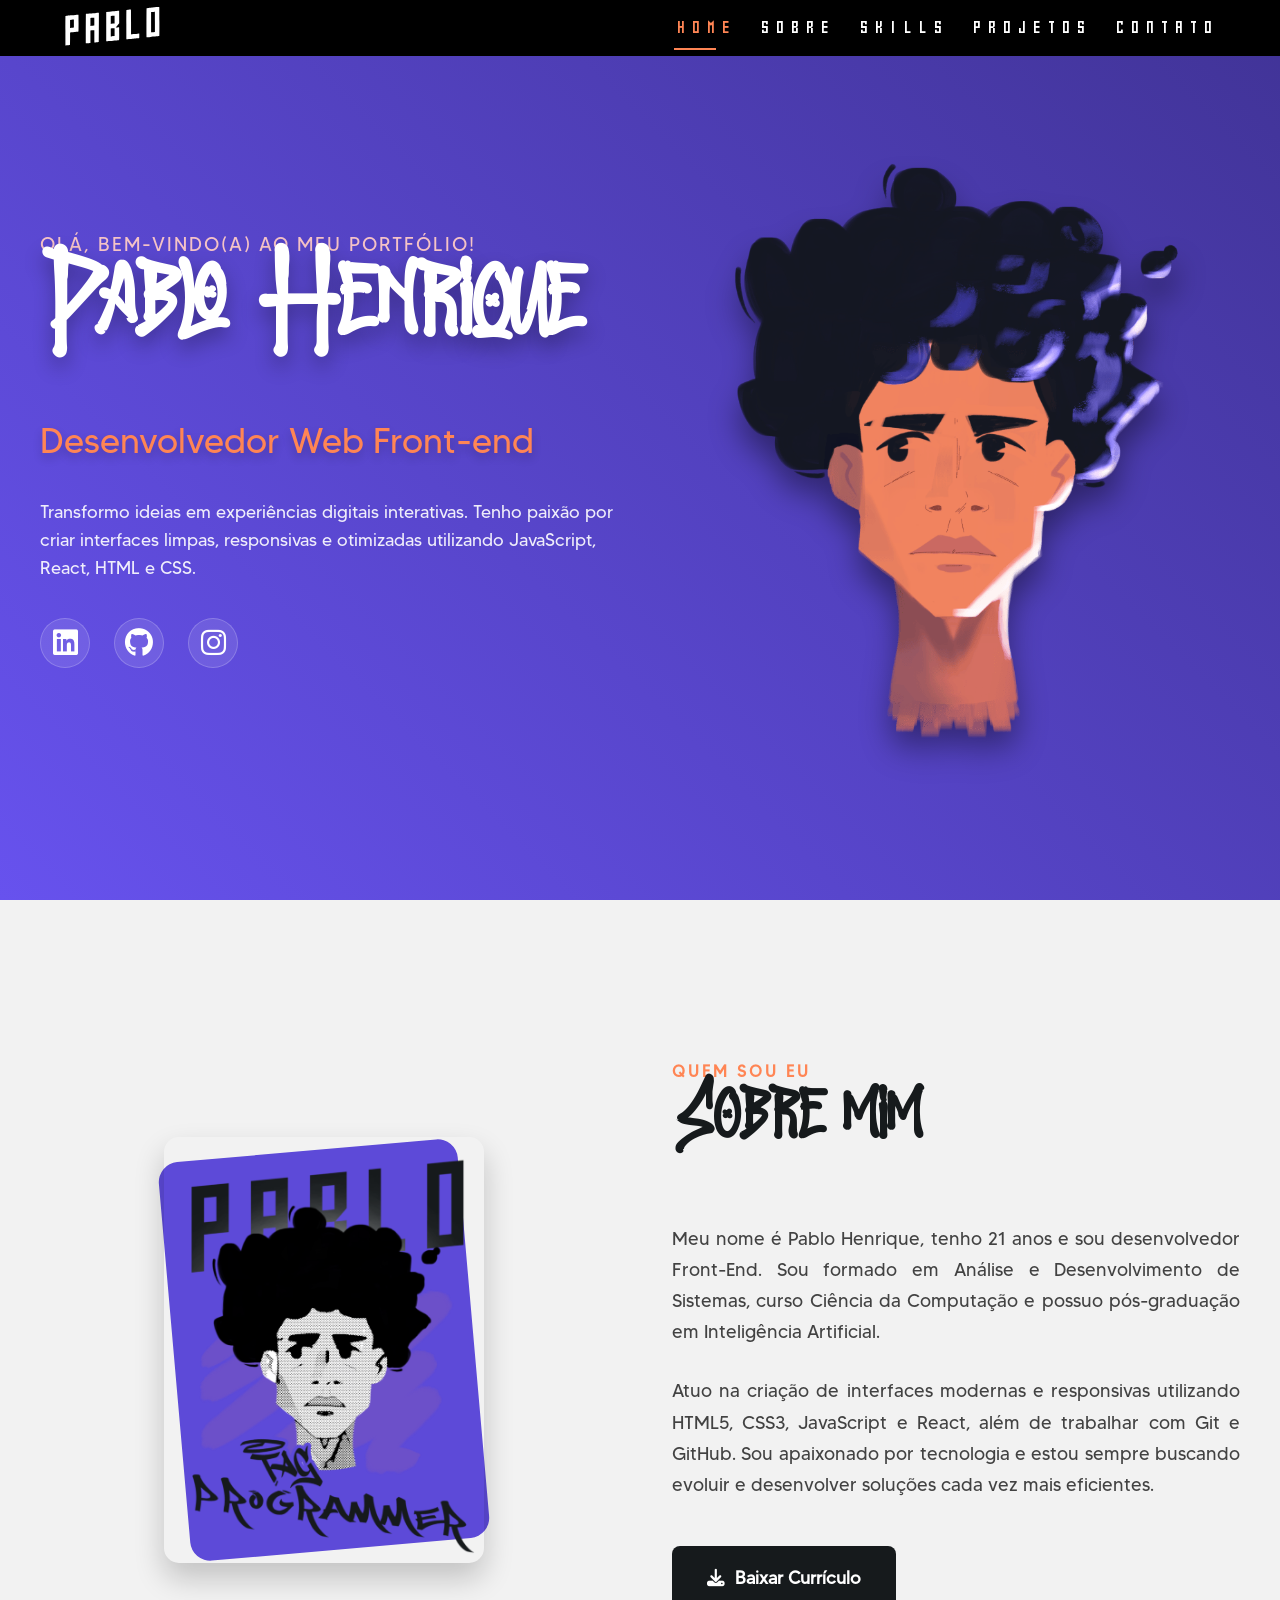
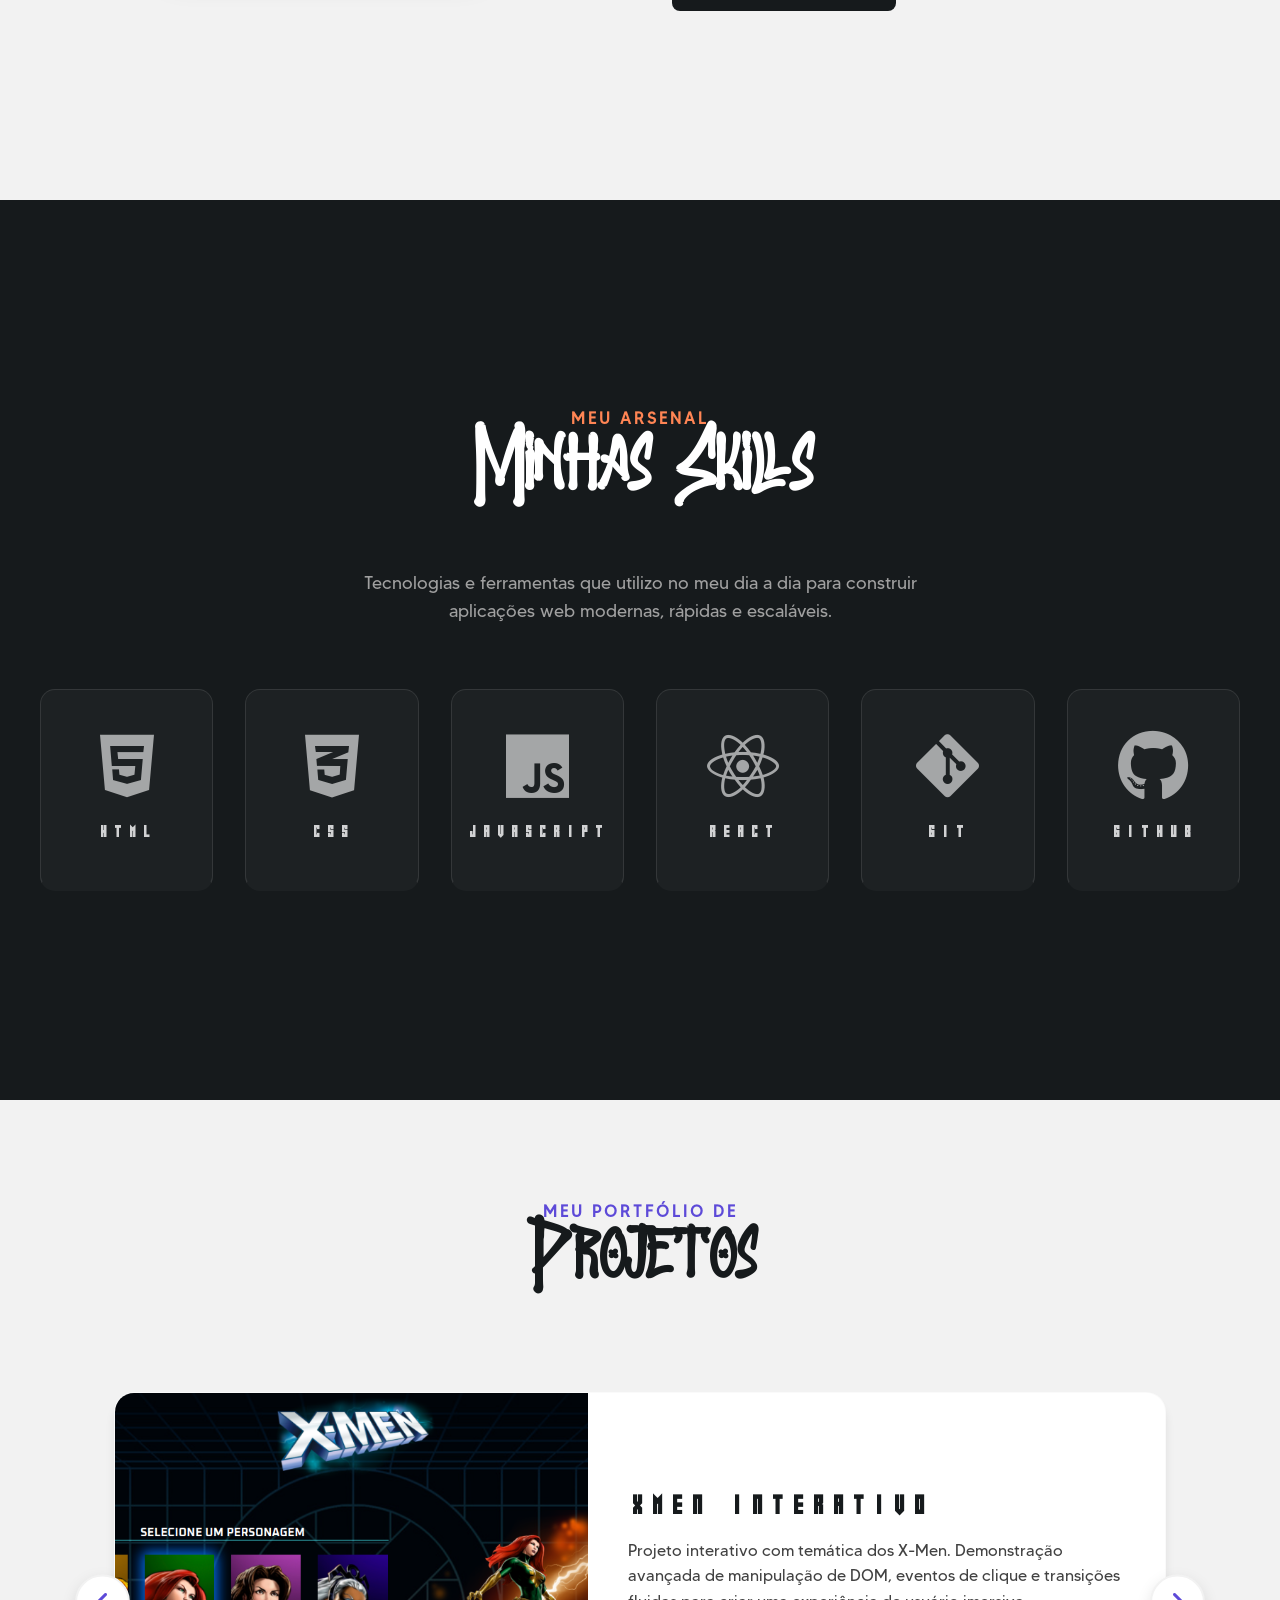
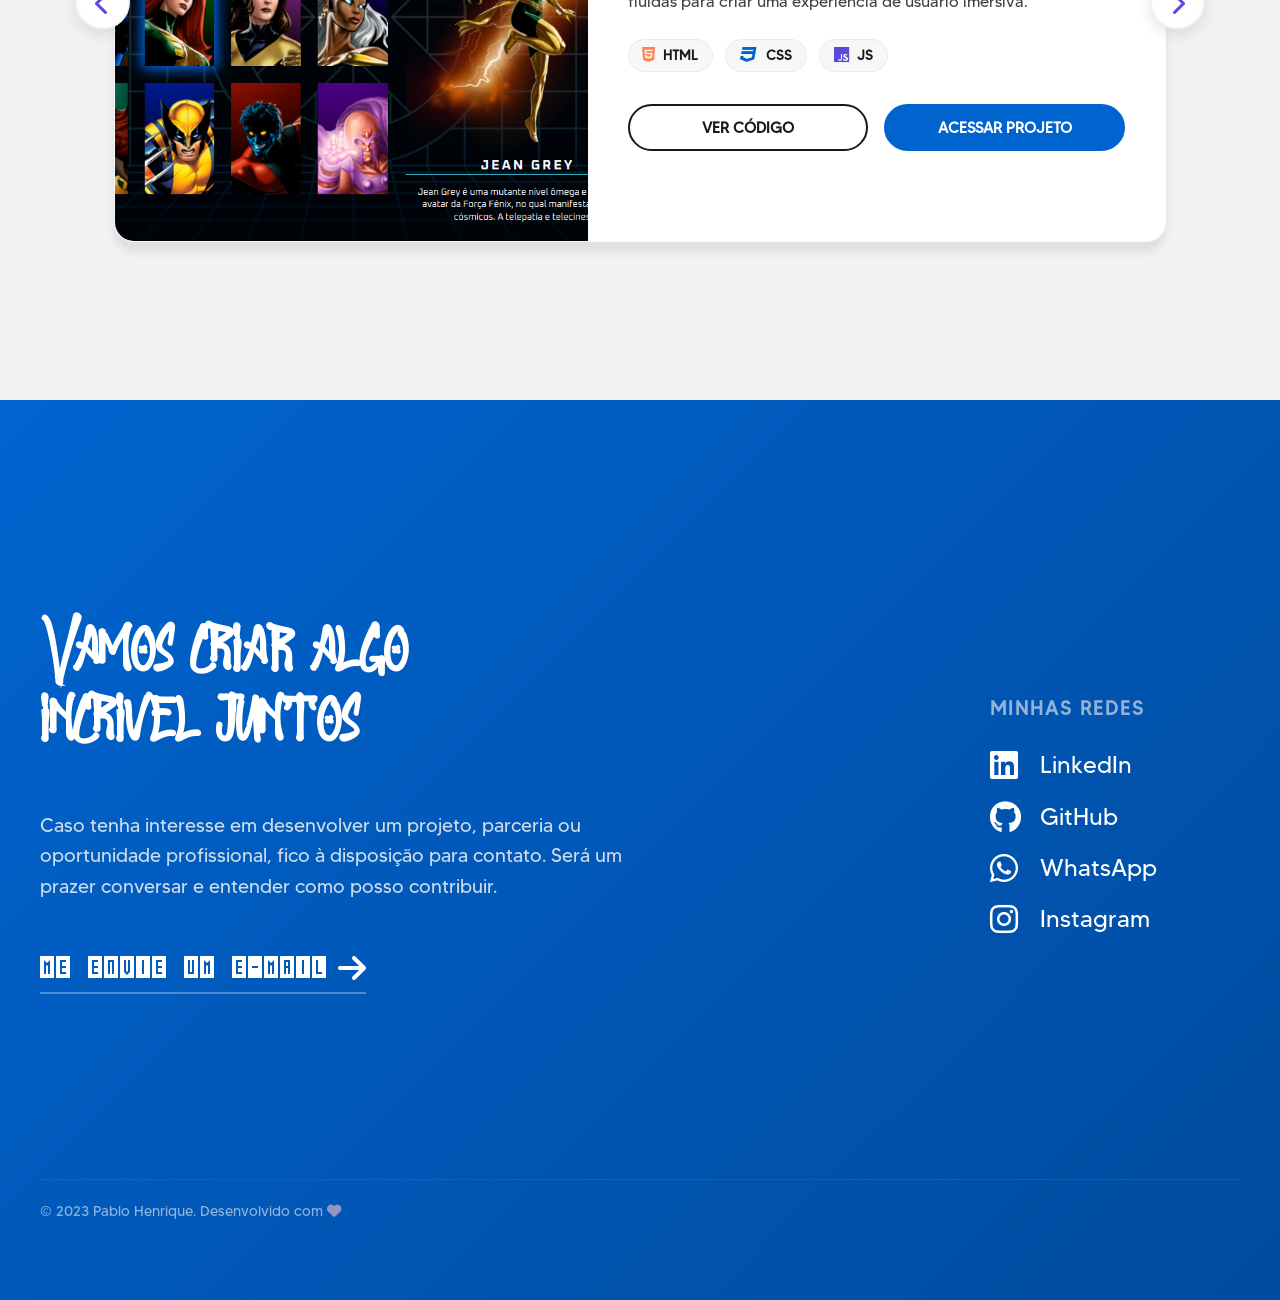
<file: index.html>
<!doctype html>
<html lang="Pt-br">
  <head>
    <meta charset="UTF-8" />
    <meta name="viewport" content="width=device-width, initial-scale=1.0" />
    <title>Pablo Henrique - Desenvolvedor Front-end</title>
    
    <link rel="icon" href="src/images/icons/favicon.ico">

    <link rel="icon" type="image/png" sizes="32x32" href="src/images/icons/favicon-32x32.png">

    <link rel="icon" type="image/png" sizes="16x16" href="src/images/icons/favicon-16x16.png">

    <link rel="apple-touch-icon" href="src/images/icons/apple-touch-icon.png">

    <link rel="manifest" href="src/images/icons/site.webmanifest">

    <meta name="description" content="Portfólio de Pablo Henrique, desenvolvedor front-end especializado em HTML5, CSS3, JavaScript e React.">
    <meta name="keywords" content="
      desenvolvedor front-end,
      programador front-end,
      front-end developer brasil,
      criação de sites,
      desenvolvedor html css javascript,
      sites responsivos,
      freelancer front-end,
      portfólio desenvolvedor web,
      criação de landing page,
      desenvolvedor web minas gerais,
      criação de sites pedro leopoldo,
      criação de sites sete lagoas
      ">
    <meta name="author" content="Pablo Henrique">
    <meta name="robots" content="index, follow">

    <!--Melhorias no compartilhamento do link-->
    <meta property="og:title" content="Portfólio Pablo Henrique">
    <meta property="og:description" content="Desenvolvedor Front-End especializado em HTML, CSS e JS">
    <meta property="og:image" content="https://apesdigital.com/src/images/perfil-simple.png">
    <meta property="og:url" content="https://apesdigital.com">

    <!--TAGS PARA SEO MOBILE-->
    <link rel="canonical" href="https://apesdigital.com" />
    <meta name="theme-color" content="#161a1c">
    
    <!--Preconnect para carregar o FontAwesome mais rápido-->
    <link rel="preconnect" href="https://cdnjs.cloudflare.com" crossorigin>
    
    <!--Usando versionamento-->
    <link rel="stylesheet" href="src/style/style.css?v=1.1" />
    <link rel="stylesheet" href="src/style/mq.css?v=1.1" />
    <!--Font Awesome-->
    <link
      rel="stylesheet"
      href="https://cdnjs.cloudflare.com/ajax/libs/font-awesome/6.4.2/css/all.min.css"
      integrity="sha512-z3gLpd7yknf1YoNbCzqRKc4qyor8gaKU1qmn+CShxbuBusANI9QpRohGBreCFkKxLhei6S9CQXFEbbKuqLg0DA=="
      crossorigin="anonymous"
      referrerpolicy="no-referrer"
    />

    <script type="application/ld+json">
      {
        "@context": "https://schema.org",
        "@type": "Person",
        "name": "Pablo Henrique",
        "jobTitle": "Front-End Developer",
        "url": "https://apesdigital.com",
        "image": "https://apesdigital.com/src/images/perfil-simple.png",
        "sameAs": [
          "https://github.com/pablodevfe",
          "https://www.instagram.com/pablo_dev01"
        ]
      }
    </script>
  </head>

  <body>
    <!-- CABEÇALHO -->
    <header class="header" id="header">
      <button class="btnHeader" id="btnHeaderHamburguer" aria-label="Abrir menu de navegação">
        <i class="fa-solid fa-bars iconBranco"></i>
      </button>

      <div class="logo">
        <img src="src/images/logo-header.svg" alt="logo PABLO" />
      </div>

      <nav class="navigation" id="navigation">
        <button class="btnHeader" id="btnHeaderClose" aria-label="Fechar menu de navegação">
          <i class="fa-solid fa-x iconBranco"></i>
        </button>
        <a href="#home" id="btnHome" class="navActive">HOME</a>
        <a href="#sobre" id="btnSobre">SOBRE</a>
        <a href="#skills" id="btnSkills">SKILLS</a>
        <a href="#projetos" id="btnProjetos">PROJETOS</a>
        <a href="#contato" id="btnContatos">CONTATO</a>
      </nav>
    </header>
    <!-- CABEÇALHO -->

    <main class="main" id="main">

      <!-- HOME -->
      <section class="home" id="home">
        <div class="limitador homeWrapper">
          <div class="homeText">
            <p class="saudacao">Olá, bem-vindo(a) ao meu portfólio!</p>
            <h1>Pablo Henrique</h1>
            <h2>Desenvolvedor Web Front-end</h2>

            <p class="bio">
              Transformo ideias em experiências digitais interativas. Tenho
              paixão por criar interfaces limpas, responsivas e otimizadas
              utilizando JavaScript, React, HTML e CSS.
            </p>

            <div class="socialMidias">
              <ul>
                <li>
                  <a
                    href="https://www.linkedin.com/in/pablo-henrique-27b9a1240/"
                    target="_blank"
                    rel="noopener noreferrer" 
                    aria-label="Meu perfil no LinkedIn"
                    ><i class="fa-brands fa-linkedin"></i
                  ></a>
                </li>
                <li>
                  <a 
                  href="https://github.com/PabloDevFE" 
                  target="_blank"
                  rel="noopener noreferrer" 
                  aria-label="Meu perfil no GitHub"
                  ><i class="fa-brands fa-github"></i
                  ></a>
                </li>
                <li>
                  <a
                    href="https://www.instagram.com/pablo_dev01/"
                    target="_blank"
                    rel="noopener noreferrer" 
                    aria-label="Meu perfil no Instagram"
                    ><i class="fa-brands fa-instagram"></i
                  ></a>
                </li>
              </ul>
            </div>
          </div>

          <div class="imgContainer">
            <img
              src="src/images/perfil-simple.png"
              alt="Foto de perfil de Pablo Henrique"
              class="imgPerfil"
              fetchpriority="high"
            />
          </div>
        </div>
      </section>
      <!-- HOME -->

      <!-- SOBRE -->
      <section class="sobre" id="sobre">
        <div class="limitador sobreWrapper">
          <div class="sobreImgBox">
            <!-- fundo geométrico atrás da foto -->
            <div class="imgBg"></div>
            <img
              src="src/images/sobre-bw.png"
              loading="lazy"
              alt="Foto sobre Pablo Henrique"
              class="imgSobre"
            />
          </div>

          <div class="sobreText">
            <h2 class="sectionSubtitle">Quem sou eu</h2>
            <h1>Sobre mim</h1>
            <p>
              Meu nome é Pablo Henrique, tenho 21 anos e sou desenvolvedor
              Front-End. Sou formado em Análise e Desenvolvimento de Sistemas,
              curso Ciência da Computação e possuo pós-graduação em Inteligência
              Artificial.
            </p>
            <p>
              Atuo na criação de interfaces modernas e responsivas utilizando
              HTML5, CSS3, JavaScript e React, além de trabalhar com Git e
              GitHub. Sou apaixonado por tecnologia e estou sempre buscando
              evoluir e desenvolver soluções cada vez mais eficientes.
            </p>
            <p>
              <a 
              href="https://docs.google.com/document/d/1exnaReV6OWDwYbm2Eh301RabPhrAyg0koZNy_YWyyyo/edit?usp=sharing" 
              class="btnCv" 
              target="_blank" 
              rel="noopener noreferrer"
              >
                <i class="fa-solid fa-download"></i> Baixar Currículo
              </a>
            </p>
          </div>
        </div>
      </section>
      <!-- SOBRE -->

      <!-- SKILLS -->
      <section class="skills" id="skills">
        <div class="limitador">
          <div class="skillsHeader">
            <h2 class="sectionSubtitle">Meu Arsenal</h2>
            <h1>Minhas Skills</h1>
            <p>
              Tecnologias e ferramentas que utilizo no meu dia a dia para
              construir aplicações web modernas, rápidas e escaláveis.
            </p>
          </div>

          <div class="skillsGrid">
            <!-- Skill: HTML -->
            <div class="skillCard darkCard" style="--brand-color: #e34f26">
              <i class="fa-brands fa-html5"></i>
              <h3>HTML</h3>
            </div>

            <!-- Skill: CSS -->
            <div class="skillCard darkCard" style="--brand-color: #1572b6">
              <i class="fa-brands fa-css3-alt"></i>
              <h3>CSS</h3>
            </div>

            <!-- Skill: JavaScript -->
            <div class="skillCard darkCard" style="--brand-color: #f7df1e">
              <i class="fa-brands fa-js"></i>
              <h3>JAVASCRIPT</h3>
            </div>

            <!-- Skill: React -->
            <div class="skillCard darkCard" style="--brand-color: #61dafb">
              <i class="fa-brands fa-react"></i>
              <h3>REACT</h3>
            </div>

            <!-- Skill: Git -->
            <div class="skillCard darkCard" style="--brand-color: #f05032">
              <i class="fa-brands fa-git-alt"></i>
              <h3>GIT</h3>
            </div>

            <!-- Skill: GitHub -->
            <div class="skillCard darkCard" style="--brand-color: #ffffff">
              <i class="fa-brands fa-github"></i>
              <h3>GITHUB</h3>
            </div>
          </div>
        </div>
      </section>
      <!-- SKILLS -->

      <!--PROJETOS-->
      <section class="projetos" id="projetos">
        <div class="limitador">

          <div class="projetosHeader">
            <h2 class="sectionSubtitle">Meu Portfólio de</h2>
            <h1>Projetos</h1>
            <!-- Dica visível apenas no celular -->
            <p class="scrollHintMobile"><i class="fa-solid fa-arrows-left-right"></i> Arraste para o lado</p>
          </div>

          <div class="carrosselWrapper">
            
            <!-- Botões de navegação (Visíveis apenas no PC) -->
            <button class="btnNavProjeto prev" id="btnPrev"><i class="fa-solid fa-chevron-left"></i></button>
            <button class="btnNavProjeto next" id="btnNext"><i class="fa-solid fa-chevron-right"></i></button>

            <!-- Trilha do Carrossel -->
            <div class="projetosTrack" id="projetosTrack">

              <!-- CARD 1 - XMEN -->
              <div class="cardProjetoLargo">
                <div class="imgBoxLargo">
                  <img src="src/images/projetos/projetoXmen.jpg" 
                  loading="lazy" 
                  alt="Projeto XMEN" 
                  width="300"
                  height="200"
                  />
                  <div class="overlayLargo"><i class="fa-brands fa-github"></i></div>
                </div>
                <div class="contentBoxLargo">
                  <h2>XMEN INTERATIVO</h2>
                  <p>
                    Projeto interativo com temática dos X-Men. Demonstração avançada de manipulação de DOM, 
                    eventos de clique e transições fluidas para criar uma experiência de usuário imersiva.
                  </p>
                  <div class="tecListLargo">
                    <span style="--cor: var(--orange);"><i class="fa-brands fa-html5"></i> HTML</span>
                    <span style="--cor: var(--blue);"><i class="fa-brands fa-css3"></i> CSS</span>
                    <span style="--cor: var(--purple);"><i class="fa-brands fa-js"></i> JS</span>
                  </div>
                  <div class="btnContainerLargo">
                    <a href="https://github.com/PabloDevFE/projetos/tree/main/paginaXmens" target="_blank" class="btnLargo outline" rel="noopener noreferrer">Ver Código</a>
                    <a href="https://pablodevfe.github.io/projetos/paginaXmens" target="_blank" class="btnLargo solid" rel="noopener noreferrer">Acessar Projeto</a>
                  </div>
                </div>
              </div>

              <!-- CARD 2 - Laços da Dora-->
              <div class="cardProjetoLargo">
                <div class="imgBoxLargo">
                  <img src="src/images/projetos/projetoLacosDaDora.jpg" 
                  loading="lazy" 
                  alt="Landing page Laços da Dora" 
                  width="300"
                  height="200"
                  />
                  <div class="overlayLargo"><i class="fa-brands fa-github"></i></div>
                </div>
                <div class="contentBoxLargo">
                  <h2>LACOS DA DORA</h2>
                  <p>
                    Landing page com visual acolhedor para uma microempreendedora que produz laços caseiros feitos sob encomendas.
                  </p>
                  <div class="tecListLargo">
                    <span style="--cor: var(--orange);"><i class="fa-brands fa-html5"></i> HTML</span>
                    <span style="--cor: var(--blue);"><i class="fa-brands fa-css3"></i> CSS</span>
                    <span style="--cor: var(--purple);"><i class="fa-brands fa-js"></i> JS</span>
                  </div>
                  <div class="btnContainerLargo">
                    <a href="https://github.com/PabloDevFE/pages/tree/main/LacosDaDora" target="_blank" class="btnLargo outline" rel="noopener noreferrer">Ver Código</a>
                    <a href="https://pablodevfe.github.io/pages/LacosDaDora/" target="_blank" class="btnLargo solid" rel="noopener noreferrer">Acessar Projeto</a>
                  </div>
                </div>
              </div>

              <!-- CARD 3 - Portifólio -->
              <div class="cardProjetoLargo">
                <div class="imgBoxLargo">
                  <img src="src/images/projetos/projetoPortifolio.jpg" 
                  loading="lazy" 
                  alt="Projeto Portfólio"
                  width="300"
                  height="200"
                  />
                  <div class="overlayLargo"><i class="fa-brands fa-github"></i></div>
                </div>
                <div class="contentBoxLargo">
                  <h2>PORTFOLIO</h2>
                  <p>
                    Meu portfólio pessoal construído com design moderno, animações fluidas 
                    e Scroll Snap nativo, garantindo performance e acessibilidade em qualquer dispositivo.
                  </p>
                  <div class="tecListLargo">
                    <span style="--cor: var(--orange);"><i class="fa-brands fa-html5"></i> HTML</span>
                    <span style="--cor: var(--blue);"><i class="fa-brands fa-css3"></i> CSS</span>
                    <span style="--cor: var(--purple);"><i class="fa-brands fa-js"></i> JS</span>
                  </div>
                  <div class="btnContainerLargo">
                    <a href="https://github.com/PabloDevFE/portifolio" target="_blank" class="btnLargo outline" rel="noopener noreferrer">Ver Código</a>
                    <a href="https://pablodevfe.github.io/portifolio/" target="_blank" class="btnLargo solid" rel="noopener noreferrer">Acessar Projeto</a>
                  </div>
                </div>
              </div>

            </div><!-- fim track -->
          </div><!-- fim wrapper -->

        </div>
      </section>
      <!--PROJETOS-->

      <!--FOOTER-->
      <footer class="footer" id="contato">
        <div class="limitador footerWrapper">
          <!-- Lado Esquerdo: Chamada e Email -->
          <div class="footerLeft">
            <h1>
              Vamos criar algo <br />
              incrivel juntos
            </h1>
            <p>
              Caso tenha interesse em desenvolver um projeto, parceria ou oportunidade profissional, 
              fico à disposição para contato. Será um prazer conversar e entender como posso contribuir.
            </p>

            <a
              href="mailto:pablo@apesdigital.com"
              target="_blank"
              class="bigEmail"
            >
              me envie um e-mail <i class="fa-solid fa-arrow-right"></i>
            </a>
          </div>

          <!-- Lado Direito: Redes Sociais -->
          <div class="footerRight">
            <h3>Minhas Redes</h3>
            <ul class="socialLinksMenu">
              <li>
                <a
                  href="https://www.linkedin.com/in/pablo-henrique-27b9a1240/"
                  target="_blank"
                  rel="noopener noreferrer"
                >
                  <i class="fa-brands fa-linkedin"></i> LinkedIn
                </a>
              </li>
              <li>
                <a href="https://github.com/pablodevfe" 
                target="_blank"
                rel="noopener noreferrer"
                >
                  <i class="fa-brands fa-github"></i> GitHub
                </a>
              </li>
              <li>
                <a href="http://wa.me/31982340580" 
                target="_blank"
                rel="noopener noreferrer"
                >
                  <i class="fa-brands fa-whatsapp"></i> WhatsApp
                </a>
              </li>
              <li>
                <a
                  href="https://www.instagram.com/pablo_dev01"
                  target="_blank"
                  rel="noopener noreferrer"
                >
                  <i class="fa-brands fa-instagram"></i> Instagram
                </a>
              </li>
            </ul>
          </div>
        </div>

        <!-- Linha de Copyright no final da tela -->
        <div class="limitador copySection">
          <p>
            © 2023 Pablo Henrique. Desenvolvido com
            <i class="fa-solid fa-heart"></i>
          </p>
        </div>
      </footer>
      <!--FOOTER-->

    </main>

    <script src="src/scripts/index.js?v=1.1"></script>
  </body>
</html>
</file>
<file: src/style/style.css>
/*======================================configs gerais================================================*/
@font-face {
  font-family: "Another Tag";
  src: url(../fonts/aAnotherTag.ttf) format("truetype");
  font-display: swap;
}

@font-face {
  font-family: "Gameshow";
  src: url(../fonts/Gameshow.ttf) format("truetype");
  font-display: swap;
}

@font-face {
  font-family: "Made Tommy";
  src: url(../fonts/MADE\ TOMMY\ Regular_PERSONAL\ USE.otf) format("opentype");
  font-display: swap;
}

@font-face {
  font-family: "Secret";
  src: url(../fonts/SECRETODEMOREGULAR.TTF) format("truetype");
  font-display: swap;
}

* {
  margin: 0;
  padding: 0;
  box-sizing: border-box;
  text-decoration: none;
}

html {
  scroll-behavior: smooth;
  scroll-padding-top: 3.5em; /* Altura do header */
}

body {
  background-color: var(--offWhite);
  /* Impede que a página crie barra de rolagem geral no PC, o JS vai controlar isso */
  overflow: hidden; 
}

/* NOVO CÓDIGO: FIX PARA TABLETS E DISPOSITIVOS TOUCH DE TELA GRANDE*/
/* A regra (pointer: coarse) detecta se o dispositivo principal usa o DEDO (touch),
   independentemente do tamanho da tela (Pega iPads, Tablets Samsung, etc). */
@media (pointer: coarse) {
  html {
    scroll-snap-type: y mandatory; /* Ativa o "imã" nativo do navegador */
  }
  body {
    overflow-y: auto !important; /* Destrava a rolagem pelo dedo */
  }
}

/* Força as seções a terem exatamente o tamanho da tela para parecerem slides */
main section, .footer {
  padding: 5em 1em;
  height: 100vh; 
  display: flex;
  flex-direction: column;
  justify-content: center;
}

:root {
  --offBlack: #161a1c;
  --offWhite: #f2f2f2;
  --gray: #424242;
  --blue: #0064cf;
  --purple: #5d4ad8;
  --orange: #ff8554;
  --pink: #f5c3c6;
  --black: #000;
  --white: #fff;

  --fontTitulo: "Secret", cursive;
  --fontText: "Made Tommy", sans-serif;
  --fontDestaque: "Gameshow", sans-serif;

  --cardSkill: clamp(40px, 20vw, 60px);
  --cardProjeto: clamp(350px, 40vw, 700px);
}

.hidden {
  display: none;
}

body {
  background-color: var(--offWhite);
}

h1,
h2 {
  font-family: var(--fontTitulo);
}

p {
  font-family: var(--fontText);
}


/*=============================================header====================================================*/
.header {
  background-color: var(--black);
  color: var(--white);
  justify-content: space-between;
  padding: 0 5%;
  height: 3.5em;

  position: fixed;
  width: 100%;
  top: 0;
  z-index: 100;
}

.navigation,
.header {
  display: flex;
  flex-direction: row;
  align-items: center;
}

.navigation {
  gap: 1.5em;
  z-index: 2;
}

.navigation>a {
  color: var(--white);
  text-decoration: none;
  font-family: var(--fontDestaque);
  font-size: 1.8rem;
  position: relative;
  transition: .4s;
}

.navigation>a:hover {
  background-color: var(--gray);
  padding: 1px 3px;
  border-radius: 10px 0px;
}

.navigation>a:hover::before {
  content: "";
  height: 2px;
  width: 70%;
  background-color: #fff;
  transition: .8s;
  position: absolute;
  bottom: 0;
  transition: .4s;
}

/* Efeito para quando o menu for "focado/passar o mouse" */
.navigation > a:hover::before {
  content: "";
  height: 2px;
  width: 70%;
  background-color: #fff;
  position: absolute;
  bottom: -5px;
  left: 0;
  transition: .4s;
}

.navigation > a.navActive {
  color: var(--orange); /* Muda a cor do texto para dar destaque */
}

.navigation > a.navActive::before {
  content: "";
  height: 2px;
  width: 70%;
  background-color: var(--orange); /* Linha laranja permanente */
  position: absolute;
  bottom: -5px;
  left: 0;
  transition: .4s;
}

.logo img {
  filter: invert(1);
  width: 6em;
}

.btnHeader {
  background-color: transparent;
  border: none;
  cursor: pointer;

  display: none;
}

.iconBranco {
  font-size: 1.1rem;
  color: var(--white);
}

/*=============================================main====================================================*/
main section,
.footer {
  padding: 5em 1em;
  /* Configurações do Scroll Snap */
  scroll-snap-align: start;
  /* Trava o topo da seção no topo da tela */
  scroll-snap-stop: always;
  /* Obriga o scroll a parar em todas as seções, sem pular nenhuma */
  min-height: 100vh;
}

main h1 {
  text-shadow: 3px 3px 3px #00000073;
  font-size: clamp(40px, 6vw, 80px);
  margin-bottom: 1.5rem;
}

/*============================================= home =============================================*/
.home {
  background-image: linear-gradient(45deg, #6752ee, #2a2163);
  background-size: 200%;
  animation: infinite 10s bgMoviment cubic-bezier(0.4, 0, 0.2, 1);
  color: #fff;
  display: flex;
  align-items: center;
}

@keyframes bgMoviment {
  0% { background-position: bottom left; }
  50% { background-position: top right; }
  100% { background-position: bottom left; }
}

.homeWrapper {
  display: flex;
  justify-content: space-between;
  align-items: center;
  gap: 2rem;
  flex-wrap: wrap-reverse; 
}

.homeText {
  width: clamp(300px, 50vw, 600px);
}

.saudacao {
  font-family: var(--fontText);
  font-size: 1.2rem;
  color: var(--pink);
  letter-spacing: 2px;
  text-transform: uppercase;
  margin-bottom: 0.5rem;
}

.homeText h1 {
  font-family: var(--fontTitulo);
  font-size: clamp(50px, 8vw, 110px);
  line-height: 1.4;
  color: var(--white);
  margin-bottom: 0.1em;
  text-shadow: 0px 10px 20px rgba(0, 0, 0, 0.3);
}

.homeText h2 {
  font-family: var(--fontText);
  font-size: clamp(20px, 3vw, 35px);
  font-weight: 300;
  color: var(--orange);
  margin-bottom: 1em;
  text-shadow: 0px 5px 10px rgba(0, 0, 0, 0.2);
}

.bio {
  font-size: 1.1rem;
  line-height: 1.6;
  opacity: 0.9;
  margin-bottom: 2em;
}

/* Redes Sociais da Home */
.socialMidias ul {
  list-style: none;
  display: flex;
  gap: 1.5em;
}

.socialMidias a {
  display: flex;
  justify-content: center;
  align-items: center;
  width: 50px;
  height: 50px;
  background-color: rgba(255, 255, 255, 0.1); /* Círculo translúcido ao redor do ícone */
  border-radius: 50%;
  color: var(--white);
  font-size: 1.8rem;
  transition: all 0.3s ease;
  border: 1px solid rgba(255, 255, 255, 0.2);
}

.socialMidias a:hover {
  background-color: var(--orange);
  border-color: var(--orange);
  transform: translateY(-5px);
  box-shadow: 0px 10px 20px rgba(255, 133, 84, 0.4);
}

/* Imagem de Perfil */
.imgContainer {
  flex: 1;
  display: flex;
  justify-content: center;
}

.imgPerfil {
  width: clamp(250px, 35vw, 450px);
  filter: drop-shadow(0px 20px 15px rgba(0, 0, 0, 0.4));
  /* Animação de flutuação */
  animation: floatProfile 6s ease-in-out infinite;
}

@keyframes floatProfile {
  0% { transform: translateY(0px); }
  50% { transform: translateY(-20px); }
  100% { transform: translateY(0px); }
}

/*============================================= sobre =============================================*/
.sobre {
  background-color: var(--offWhite);
  display: flex;
  align-items: center;
}

.sobreWrapper {
  display: flex;
  justify-content: space-between;
  align-items: center;
  gap: 4em;
}

/* Subtítulos em cima do H1 */
.sectionSubtitle {
  font-family: var(--fontText);
  color: var(--orange);
  font-size: 1rem;
  text-transform: uppercase;
  letter-spacing: 3px;
  margin-bottom: 0.5em;
}

.sobreText {
  flex: 1;
  max-width: 600px;
}

.sobreText h1 {
  font-family: var(--fontTitulo);
  font-size: clamp(40px, 6vw, 70px);
  color: var(--offBlack);
  margin-bottom: 0.5em;
  text-shadow: none;
}

.sobreText p {
  font-size: 1.15rem;
  color: var(--gray);
  line-height: 1.7;
  margin-bottom: 1.5em;
  text-align: justify;
}

.btnCv {
  display: inline-flex;
  align-items: center;
  gap: 10px;
  background-color: var(--offBlack);
  color: var(--white);
  padding: 1em 2em;
  border-radius: 8px;
  font-family: var(--fontText);
  font-weight: bold;
  font-size: 1.1rem;
  transition: all 0.3s ease;
  margin-top: 1em;
}

.btnCv:hover {
  background-color: var(--orange);
  transform: translateY(-5px);
  box-shadow: 0px 10px 20px rgb(255, 133, 84, 0.3);
}

/* Imagem do Sobre com moldura */
.sobreImgBox {
  flex: 1;
  position: relative;
  display: flex;
  justify-content: center;
  align-items: center;
  min-height: 400px;
}

.imgBg {
  position: absolute;
  width: 300px;
  height: 400px;
  background-color: var(--purple);
  border-radius: 20px;
  transform: rotate(-5deg);
  transition: transform 0.5s ease;
  z-index: 1;
}

.sobreImgBox:hover .imgBg {
  transform: rotate(0deg);
  background-color: var(--orange);
}

.imgSobre {
  position: relative;
  width: clamp(250px, 25vw, 350px);
  z-index: 2;
  border-radius: 15px;
  box-shadow: 0px 15px 30px rgba(0, 0, 0, 0.2);
  transition: transform 0.5s ease;
}

.sobreImgBox:hover .imgSobre {
  transform: scale(1.05);
}

/*============================================= skills =============================================*/
.skills {
  background-color: var(--offBlack);
  display: flex;
  flex-direction: column;
  justify-content: center;
  align-items: center;
}

.skillsHeader {
  text-align: center;
  margin-bottom: 4em;
}

.skillsHeader h1 {
  color: var(--white);
  text-shadow: none;
}

.skillsHeader p {
  color: #a0a0a0;
  font-size: 1.1rem;
  max-width: 600px;
  margin: 0 auto;
  line-height: 1.6;
}

.skillsGrid {
  display: grid;
  grid-template-columns: repeat(auto-fit, minmax(160px, 1fr));
  gap: 2em;
  width: 100%;
}

.skillCard.darkCard {
  background-color: rgba(255, 255, 255, 0.03);
  border: 1px solid rgba(255, 255, 255, 0.1);
  padding: 2.5em 1em;
  border-radius: 15px;
  text-align: center;
  display: flex;
  flex-direction: column;
  align-items: center;
  gap: 1em;
  border-bottom: 4px solid transparent;
  transition: all 0.4s cubic-bezier(0.175, 0.885, 0.32, 1.275); 
}

.skillCard.darkCard i {
  font-size: 4.5rem;
  color: rgba(255, 255, 255, 0.6);
  transition: all 0.4s ease;
}

.skillCard.darkCard h3 {
  font-family: var(--fontDestaque);
  font-size: 1.5rem;
  color: rgba(255, 255, 255, 0.8);
  letter-spacing: 2px;
  transition: color 0.4s ease;
}

/* EFEITOS NEON NO HOVER */
.skillCard.darkCard:hover {
  transform: translateY(-10px);
  background-color: rgba(255, 255, 255, 0.08);
  border-bottom: 4px solid var(--brand-color);
  /* Sombra brilhante na cor da marca */
  box-shadow: 0 15px 30px rgba(0, 0, 0, 0.5), 0 0 20px var(--brand-color);
}

.skillCard.darkCard:hover i {
  color: var(--brand-color);
  transform: scale(1.1);
  text-shadow: 0px 0px 20px var(--brand-color); 
  /* Ícone brilha */
}

.skillCard.darkCard:hover h3 {
  color: var(--white);
}

/*================== Ajuste global de harmonia ==================*/
.limitador {
  max-width: 1200px;
  margin: 0 auto;
  width: 100%;
}

/*============================================= projetos =============================================*/
.projetos {
  background-color: var(--offWhite);
  display: flex;
  flex-direction: column;
  justify-content: center;
}

.projetosHeader {
  text-align: center;
  margin-bottom: 2em;
}

.projetosHeader h1 {
  font-size: clamp(40px, 6vw, 70px);
  color: var(--offBlack);
  margin-bottom: 0.2em;
  text-shadow: none;
}

.projetosHeader .sectionSubtitle {
  color: var(--purple);
}

.scrollHintMobile {
  display: none; /* Escondido no PC */
}

/* CONTAINER E CARROSSEL */
.carrosselWrapper {
  position: relative;
  width: 100%;
  max-width: 1100px;
  margin: 0 auto;
}

.projetosTrack {
  display: flex;
  gap: 2em;
  overflow-x: auto;
  scroll-snap-type: x mandatory;
  scroll-behavior: smooth;
  scrollbar-width: none;
  -ms-overflow-style: none;
  padding: 2em 1.5em 3.5em 1.5em; 
}

.projetosTrack::-webkit-scrollbar {
  display: none; 
}

/* BOTÕES DE NAVEGAÇÃO (Setas) */
.btnNavProjeto {
  position: absolute;
  top: 45%;
  transform: translateY(-50%);
  width: 55px;
  height: 55px;
  background-color: var(--white);
  border: 2px solid var(--offWhite);
  border-radius: 50%;
  font-size: 1.5rem;
  color: var(--purple);
  cursor: pointer;
  z-index: 10;
  box-shadow: 0px 5px 15px rgba(0,0,0,0.1);
  transition: all 0.3s ease;
  display: flex;
  justify-content: center;
  align-items: center;
}

.btnNavProjeto:hover {
  background-color: var(--purple);
  color: var(--white);
  transform: translateY(-50%) scale(1.1);
}

.btnNavProjeto.prev { left: -15px; }
.btnNavProjeto.next { right: -15px; }

/* LAYOUT DO CARD LARGO (HORIZONTAL) */
.cardProjetoLargo {
  min-width: 100%;
  scroll-snap-align: center;
  background-color: var(--white);
  border-radius: 20px;
  display: flex;
  overflow: hidden;
  box-shadow: 0px 10px 10px rgba(0, 0, 0, 0.08);
  border: 1px solid rgba(0,0,0,0.02);
  height: clamp(400px, 50vh, 550px); 
  transition: transform 0.4s ease, box-shadow 0.4s ease;
}

.cardProjetoLargo:hover {
  transform: translateY(-10px); /* O card flutua de leve ao passar o mouse */
  box-shadow: 0px 10px 20px rgba(0, 0, 0, 0.15); /* Sombra aumenta */
}

.imgBoxLargo {
  flex: 0 0 45%;
  position: relative;
  overflow: hidden;
}

.imgBoxLargo img {
  width: 100%;
  height: 100%;
  object-fit: cover;
  transition: transform 0.5s ease;
}

.cardProjetoLargo:hover .imgBoxLargo img {
  transform: scale(1.05);
}

.contentBoxLargo {
  flex: 1; 
  padding: 3em;
  display: flex;
  flex-direction: column;
  justify-content: center;
}

.overlayLargo {
  position: absolute;
  top: 0; left: 0; width: 100%; height: 100%;
  background: rgba(93, 74, 216, 0.7);
  display: flex;
  justify-content: center;
  align-items: center;
  opacity: 0;
  transition: opacity 0.4s ease;
}

.overlayLargo i {
  color: #fff;
  font-size: 4rem;
  transform: translateY(20px);
  transition: transform 0.4s ease;
}

.cardProjetoLargo:hover .overlayLargo { opacity: 1; }
.cardProjetoLargo:hover .overlayLargo i { transform: translateY(0); }

.contentBoxLargo {
  flex: 1; 
  /* Ocupa os outros 50% */
  padding: 2.5em;
  display: flex;
  flex-direction: column;
  justify-content: center;
}

.contentBoxLargo h2 {
  font-family: var(--fontDestaque);
  font-size: 2.5rem;
  color: var(--offBlack);
  margin-bottom: 0.5rem;
}

.contentBoxLargo p {
  color: var(--gray);
  font-size: 1rem;
  line-height: 1.6;
  margin-bottom: 1.5em;
}

.tecListLargo {
  display: flex;
  flex-wrap: wrap;
  gap: 0.8em;
  margin-bottom: 2em;
}

.tecListLargo span {
  background-color: rgba(0,0,0,0.03);
  color: var(--offBlack);
  font-family: var(--fontText);
  font-size: 0.85rem;
  font-weight: 600;
  padding: 0.5em 1em;
  border-radius: 50px;
  display: flex;
  align-items: center;
  gap: 8px;
  border: 1px solid rgba(0,0,0,0.05);
}

.tecListLargo span i {
  color: var(--cor); /* Pega a cor inline do HTML (Laranja, azul, etc) */
  font-size: 1.1rem;
}

.btnContainerLargo {
  display: flex;
  gap: 1em;
}

.btnLargo {
  flex: 1;
  text-align: center;
  padding: 0.8em 0;
  border-radius: 50px;
  font-family: var(--fontText);
  font-weight: bold;
  font-size: 0.95rem;
  text-transform: uppercase;
  transition: all 0.3s ease;
  cursor: pointer;
}

.btnLargo.outline {
  background-color: transparent;
  border: 2px solid var(--offBlack);
  color: var(--offBlack);
}

.btnLargo.solid {
  background-color: var(--blue);
  border: 2px solid var(--blue);
  color: var(--white);
}

.btnLargo.outline:hover {
  background-color: var(--offBlack);
  color: var(--white);
}

.btnLargo.solid:hover {
  background-color: var(--orange);
  border-color: var(--orange);
  box-shadow: 0px 8px 15px rgba(255, 133, 84, 0.4);
}

/*============================================= contato / footer =============================================*/
.footer {
  background: linear-gradient(135deg, var(--blue), #004b9e);
  color: var(--offWhite);
  display: flex;
  flex-direction: column;
  justify-content: center;
  position: relative;
}

.footerWrapper {
  display: flex;
  justify-content: space-between;
  align-items: center;
  gap: 4em;
  width: 100%;
  flex-grow: 1;
}

/* Lado Esquerdo */
.footerLeft {
  max-width: 600px;
}

.footerLeft h1 {
  font-size: clamp(40px, 5vw, 70px);
  line-height: 1.1;
  margin-bottom: 0.5em;
  text-shadow: none;
  color: var(--white);
}

.footerLeft p {
  font-size: 1.2rem;
  opacity: 0.85;
  margin-bottom: 2.5em;
  line-height: 1.6;
}

.bigEmail {
  display: inline-flex;
  align-items: center;
  gap: 10px;
  font-family: var(--fontDestaque);
  font-size: 2rem;
  color: var(--white);
  text-decoration: none;
  border-bottom: 2px solid rgba(255, 255, 255, 0.3);
  padding-bottom: 5px;
  transition: all 0.3s ease;
}

.bigEmail i {
  transition: transform 0.3s ease;
}

.bigEmail:hover {
  color: var(--orange);
  border-color: var(--orange);
}

.bigEmail:hover i {
  transform: translateX(10px);
}

/* Lado Direito */
.footerRight {
  min-width: 250px;
}

.footerRight h3 {
  font-family: var(--fontText);
  font-size: 1.2rem;
  text-transform: uppercase;
  letter-spacing: 2px;
  opacity: 0.6;
  margin-bottom: 1.5em;
}

.socialLinksMenu {
  list-style: none;
  display: flex;
  flex-direction: column;
  gap: 1.2em;
}

.socialLinksMenu a {
  display: inline-flex;
  align-items: center;
  gap: 15px;
  color: var(--white);
  font-size: 1.5rem;
  font-family: var(--fontText);
  font-weight: 500;
  transition: all 0.3s ease;
}

.socialLinksMenu a i {
  font-size: 2rem;
  width: 35px;
}

.socialLinksMenu a:hover {
  color: var(--orange);
  transform: translateX(10px); 
  /* O link dá um 'passinho' pra direita ao passar o mouse */
}

/* Copyright na base */
.copySection {
  border-top: 1px solid rgba(255, 255, 255, 0.1);
  padding-top: 1.5em;
  margin-top: 2em;
  display: flex;
  justify-content: space-between;
  align-items: center;
  opacity: 0.6;
  font-size: 0.9rem;
}

.copySection i {
  color: var(--pink);
}
</file>
<file: src/style/mq.css>
@media screen and (max-width: 768px) {

  /* ========================================================================
     EFEITO SCROLL SNAP NATIVO PARA CELULAR (Estilo TikTok/Reels)
     ======================================================================== */
  html {
    /* Ativa o imã vertical no celular */
    scroll-snap-type: y mandatory;
    scroll-padding-top: 3.5em; /* Protege contra o cabeçalho fixo */
  }

  body {
    overflow-y: auto !important; /* Libera a rolagem pelo dedo */
  }

  main section, .footer {
    height: auto !important; 
    min-height: 100vh; /* Garante que cada aba ocupe a tela toda do celular */
    padding: 5em 1em 2em 1em !important; 
    
    /* Faz a tela travar exatamente no topo de cada seção */
    scroll-snap-align: start;
    scroll-snap-stop: always; /* Obriga a parar na seção, sem pular nenhuma */
  }

  /*==================================== header ====================================*/
  .btnHeader {
    display: block;
    width: 48px;
    height: 48px; 
    padding: 10px;
  }

  .navigation {
    position: fixed;
    flex-direction: column;
    top: 0;
    left: 0;
    width: 100vw;
    height: 100vh; 
    padding: 1.3em;
    gap: 3em;
    padding-top: 7em;
    background-color: rgba(0, 0, 0, 0.9); 
    margin-left: -100vw;
    animation-duration: 0.7s;
  }

  @keyframes showMenu {
    from {margin-left: -100vw;}
    to {margin-left: 0vw;}
  }

  .navigation > a {
    padding: 10px;
    min-width: 150px;
    text-align: center;
  }

  /*==================================== main ====================================*/
  .main h1 {
    font-size: clamp(40px, 15vw, 60px);
  }

  /*section roxa (Home no mobile)*/
  .homeWrapper {
    flex-direction: column-reverse;
    text-align: center;
    padding-top: 2em;
  }
  
  .homeText {
    width: 100%;
  }

  .homeText h1 {
    font-size: 4rem;
  }

  .homeText h2 {
    font-size: 1.5rem;
    margin-bottom: 1.5em;
  }
  
  .bio {
    font-size: 1rem;
    padding: 0 10px;
  }

  .socialMidias ul {
    justify-content: center;
    gap: 1.5em;
  }

  .socialMidias a {
  width: 55px; 
  height: 55px;
  }

  .imgPerfil {
    width: 70%; 
  }

  /*============================================= SOBRE ====================================================*/

  .sobreWrapper {
    flex-direction: column;
    text-align: center;
    gap: 3em;
  }

  .sobreText {
    width: 100%;
    order: 1;
  }

  .sobreText p {
    font-size: 1rem;
    text-align: center;
  }

  .sobreImgBox {
    width: 100%;
    order: 2;
    min-height: 300px;
  }

  .imgBg {
    width: 250px;
    height: 300px;
  }

/*============================================= SKILLS  ====================================================*/
  .skillsHeader p {
    font-size: 0.95rem;
    padding: 0 1em;
  }

  .skillsGrid {
    grid-template-columns: repeat(2, 1fr); 
    gap: 1em;
  }

  .skillCard.darkCard {
    padding: 1.5em 0.5em;
  }

  .skillCard.darkCard i {
    font-size: 3.5rem;
  }

  .skillCard.darkCard h3 {
    font-size: 1.2rem;
  }

/*============================================= PROJETOS ====================================================*/
  .btnNavProjeto {
    display: none;
  }

  .scrollHintMobile {
    display: block;
    color: var(--orange);
    font-family: var(--fontText);
    font-size: 0.9rem;
    margin-top: 5px;
    animation: pulseHint 2s infinite;
  }

  @keyframes pulseHint {
    0%, 100% { opacity: 0.5; transform: translateX(0); }
    50% { opacity: 1; transform: translateX(5px); }
  }

  .projetosTrack {
    gap: 1.5em;
    padding: 1.5em 1em 3em 1em; 
  }

  .cardProjetoLargo {
    flex-direction: column;
    height: auto; 
    width: 85vw; 
    min-width: 85vw; 
  }

  .imgBoxLargo {
    height: 220px;
    flex: none; 
  }

  .contentBoxLargo {
    padding: 1.8em 1.5em;
  }
  .contentBoxLargo h2 {
    font-size: 2rem;
  }

  .btnContainerLargo {
    flex-direction: column;
  }

/*============================================= FOOTER ====================================================*/
  .footerWrapper {
    flex-direction: column;
    align-items: flex-start;
    gap: 3em;
    justify-content: center;
  }

  .footerLeft h1 {
    font-size: 2.8rem;
  }

  .footerLeft p {
    font-size: 1rem;
  }

  .bigEmail {
    font-size: 1.5rem;
  }

  .footerRight h3 {
    margin-bottom: 1em;
  }

  .socialLinksMenu {
    gap: 1em;
  }

  .copySection {
    flex-direction: column;
    text-align: center;
    gap: 1em;
    margin-top: 1em;
  }
}
</file>
